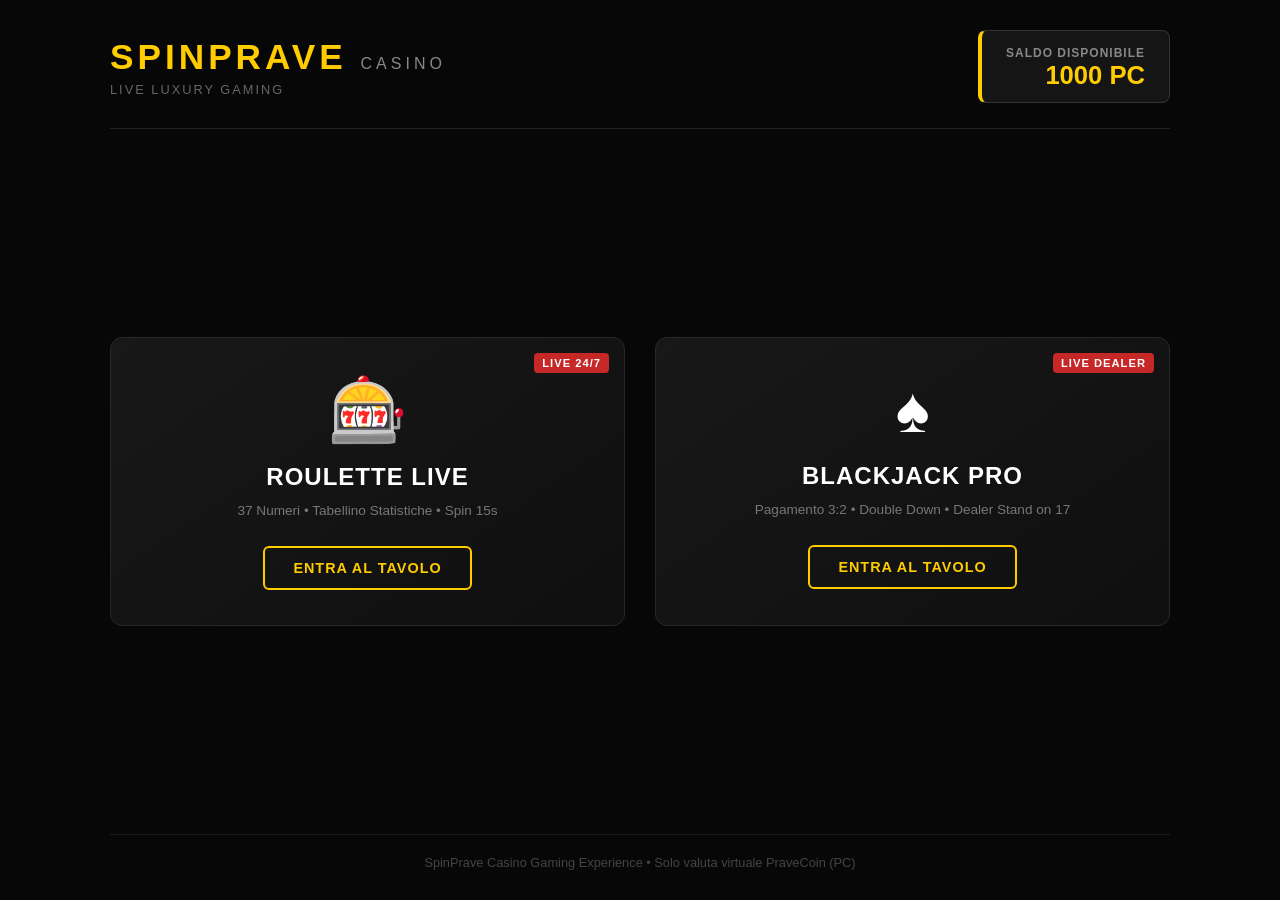
<file: index.html>
<!DOCTYPE html>
<html lang="it">
<head>
    <meta charset="UTF-8">
    <meta name="viewport" content="width=device-width, initial-scale=1.0, maximum-scale=1.0, user-scalable=no, viewport-fit=cover">
    <title>SpinPrave Casino Suite</title>
    <link rel="icon" type="image/png" href="favicon.png">
    <link rel="apple-touch-icon" href="favicon.png">
    <link rel="apple-touch-icon" sizes="180x180" href="favicon.png">
    <meta name="apple-mobile-web-app-capable" content="yes">
    <meta name="apple-mobile-web-app-status-bar-style" content="black-translucent">
    <meta name="apple-mobile-web-app-title" content="SpinPrave">
    <link rel="stylesheet" href="style.css">
</head>
<body>
    <div class="lobby-wrapper">
        <header class="lobby-header">
            <div class="brand">
                <h1>SPINPRAVE <small>CASINO</small></h1>
                <p class="tagline">LIVE LUXURY GAMING</p>
            </div>
            <div class="balance-card">
                <span class="label">SALDO DISPONIBILE</span>
                <div class="val"><span id="lobby-balance">1000</span> PC</div>
                <button class="refill-btn" id="lobby-refill" onclick="refillLobby()">RICARICA +1000 PC</button>
            </div>
        </header>

        <main class="games-grid">
            <!-- Scheda Roulette -->
            <div class="game-card" onclick="window.location.href='roulette/index.html'">
                <div class="card-badge">LIVE 24/7</div>
                <div class="game-icon">🎰</div>
                <h2>ROULETTE LIVE</h2>
                <p>37 Numeri • Tabellino Statistiche • Spin 15s</p>
                <button class="enter-btn">ENTRA AL TAVOLO</button>
            </div>

            <!-- Scheda Blackjack -->
            <div class="game-card" onclick="window.location.href='blackjack/index.html'">
                <div class="card-badge">LIVE DEALER</div>
                <div class="game-icon">♠️</div>
                <h2>BLACKJACK PRO</h2>
                <p>Pagamento 3:2 • Double Down • Dealer Stand on 17</p>
                <button class="enter-btn">ENTRA AL TAVOLO</button>
            </div>
        </main>

        <footer class="lobby-footer">
            <p>SpinPrave Casino Gaming Experience • Solo valuta virtuale PraveCoin (PC)</p>
        </footer>
    </div>

    <script src="shared.js"></script>
    <script>
        function updateLobbyUI() {
            const bal = getPraveBalance();
            document.getElementById('lobby-balance').innerText = bal;
            document.getElementById('lobby-refill').style.display = (bal <= 0) ? 'inline-block' : 'none';
        }
        function refillLobby() {
            setPraveBalance(1000);
            updateLobbyUI();
        }
        window.addEventListener('load', updateLobbyUI);
        window.addEventListener('focus', updateLobbyUI);
    </script>
</body>
</html>
</file>
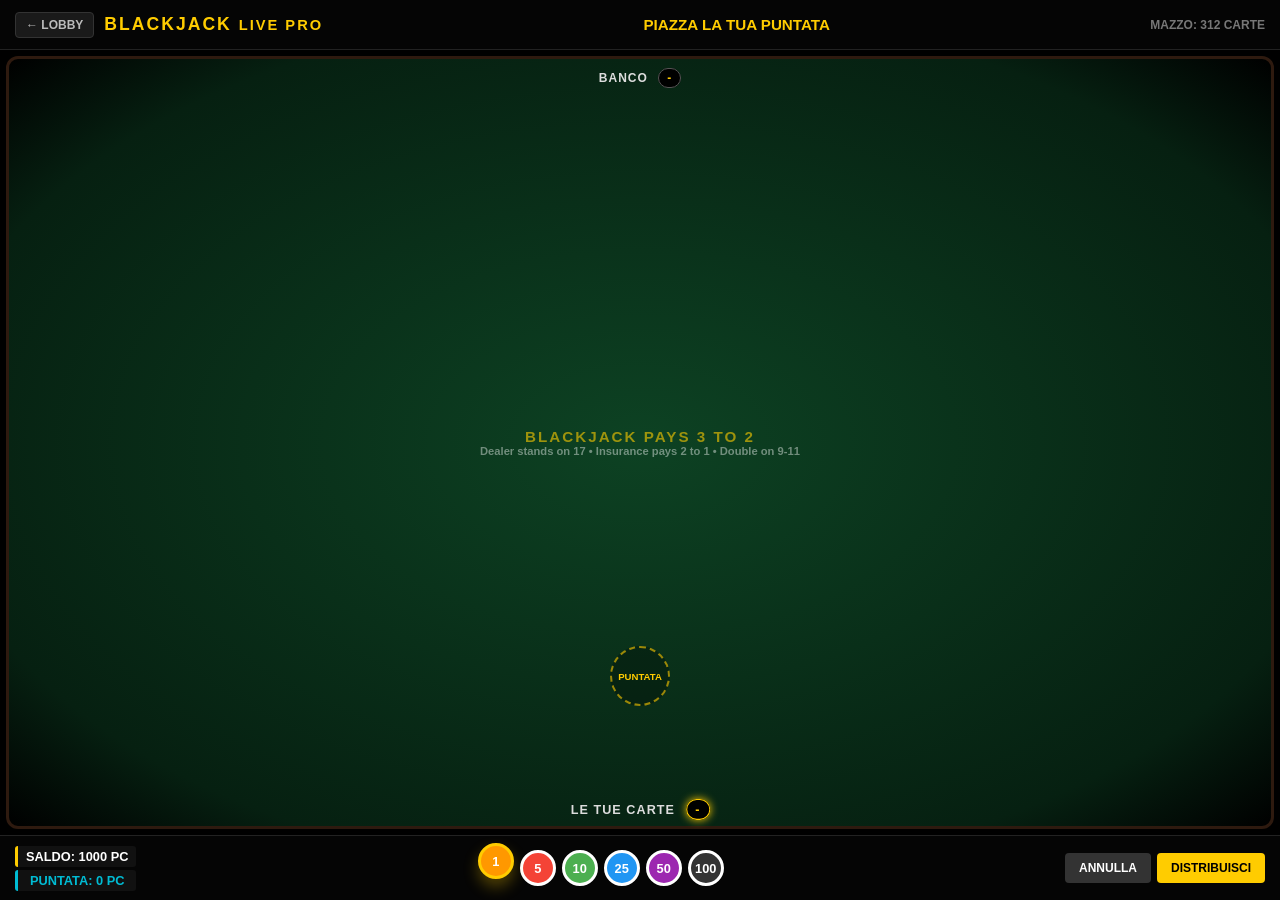
<file: blackjack/index.html>
<!DOCTYPE html>
<html lang="it">
<head>
    <meta charset="UTF-8">
    <meta name="viewport" content="width=device-width, initial-scale=1.0, maximum-scale=1.0, user-scalable=no, viewport-fit=cover">
    <title>SpinPrave Blackjack Pro</title>
    <link rel="icon" type="image/png" href="../favicon.png">
    <link rel="apple-touch-icon" href="../favicon.png">
    <link rel="apple-touch-icon" sizes="180x180" href="../favicon.png">
    <meta name="apple-mobile-web-app-capable" content="yes">
    <meta name="apple-mobile-web-app-status-bar-style" content="black-translucent">
    <link rel="stylesheet" href="style.css">
</head>
<body>
    <div id="rotate-screen">
        <div class="rotate-box">
            <div class="rotate-icon">🔄</div>
            <p>Ruota il dispositivo in orizzontale per giocare a Blackjack.</p>
        </div>
    </div>

    <div class="game-wrapper">
        <header class="top-bar">
            <div class="top-left">
                <button class="btn-lobby" onclick="window.location.href='../index.html'">← LOBBY</button>
                <div class="brand-name">BLACKJACK <small>LIVE PRO</small></div>
            </div>
            <div id="bj-msg">PIAZZA LA TUA PUNTATA</div>
            <div class="deck-info">MAZZO: <span id="cards-left">312</span> CARTE</div>
        </header>

        <main class="table-felt">
            <!-- Area Dealer -->
            <div class="hand-area dealer-area">
                <div class="hand-label">BANCO <span class="score-badge" id="dealer-score">-</span></div>
                <div class="cards-box" id="dealer-cards"></div>
            </div>

            <!-- Regole sul feltro -->
            <div class="felt-logo">
                <div class="rule-line">BLACKJACK PAYS 3 TO 2</div>
                <div class="rule-sub">Dealer stands on 17 • Insurance pays 2 to 1 • Double on 9-11</div>
            </div>

            <!-- Spot Puntata -->
            <div class="bet-spot-bj" id="bj-bet-circle" onclick="placeChipOnTable()">
                <span class="spot-title" id="spot-title">PUNTATA</span>
                <div id="table-chip-stack"></div>
            </div>

            <!-- Area Giocatore (supporta mano singola o Split su due mani) -->
            <div class="player-hands-container" id="player-hands-container">
                <!-- Mano 1 (Standard o Split 1) -->
                <div class="hand-area player-area active-hand" id="hand-0-area">
                    <div class="cards-box" id="player-cards-0"></div>
                    <div class="hand-label">LE TUE CARTE <span class="score-badge" id="player-score-0">-</span></div>
                </div>
                <!-- Mano 2 (Creata in caso di Split) -->
                <div class="hand-area player-area" id="hand-1-area" style="display: none;">
                    <div class="cards-box" id="player-cards-1"></div>
                    <div class="hand-label">MANO 2 <span class="score-badge" id="player-score-1">-</span></div>
                </div>
            </div>
        </main>

        <footer class="bottom-bar">
            <div class="footer-left">
                <div class="stat-boxes">
                    <div class="stat-box saldo">SALDO: <span id="balance">1000</span> PC</div>
                    <div class="stat-box puntata">PUNTATA: <span id="current-bet">0</span> PC</div>
                </div>
                <button id="refill-btn" class="btn-refill" onclick="refillBJBalance()">+ 1000 PC</button>
            </div>

            <!-- Selettore Fiches -->
            <div class="chips-selector" id="chips-container">
                <div class="chip-item c1 active" data-val="1">1</div>
                <div class="chip-item c5" data-val="5">5</div>
                <div class="chip-item c10" data-val="10">10</div>
                <div class="chip-item c25" data-val="25">25</div>
                <div class="chip-item c50" data-val="50">50</div>
                <div class="chip-item c100" data-val="100">100</div>
            </div>

            <!-- Controlli di Gioco -->
            <div class="action-buttons">
                <!-- Fase Puntata -->
                <button class="btn-alt" id="btn-clear" onclick="clearBet()">ANNULLA</button>
                <button class="btn-main" id="btn-deal" onclick="startDeal()">DISTRIBUISCI</button>

                <!-- Prompt Assicurazione -->
                <button class="btn-game btn-ins-yes" id="btn-ins-yes" onclick="takeInsurance(true)" style="display: none;">ASSICURA (2:1)</button>
                <button class="btn-game btn-ins-no" id="btn-ins-no" onclick="takeInsurance(false)" style="display: none;">RIFIUTA</button>

                <!-- Fase Decisionale -->
                <button class="btn-game btn-hit" id="btn-hit" onclick="playerHit()" style="display: none;">CARTA</button>
                <button class="btn-game btn-stand" id="btn-stand" onclick="playerStand()" style="display: none;">STAI</button>
                <button class="btn-game btn-double" id="btn-double" onclick="playerDouble()" style="display: none;">RADDOPPIA</button>
                <button class="btn-game btn-split" id="btn-split" onclick="playerSplit()" style="display: none;">DIVIDI</button>
            </div>
        </footer>
    </div>

    <script src="../shared.js"></script>
    <script src="script.js"></script>
</body>
</html>
</file>
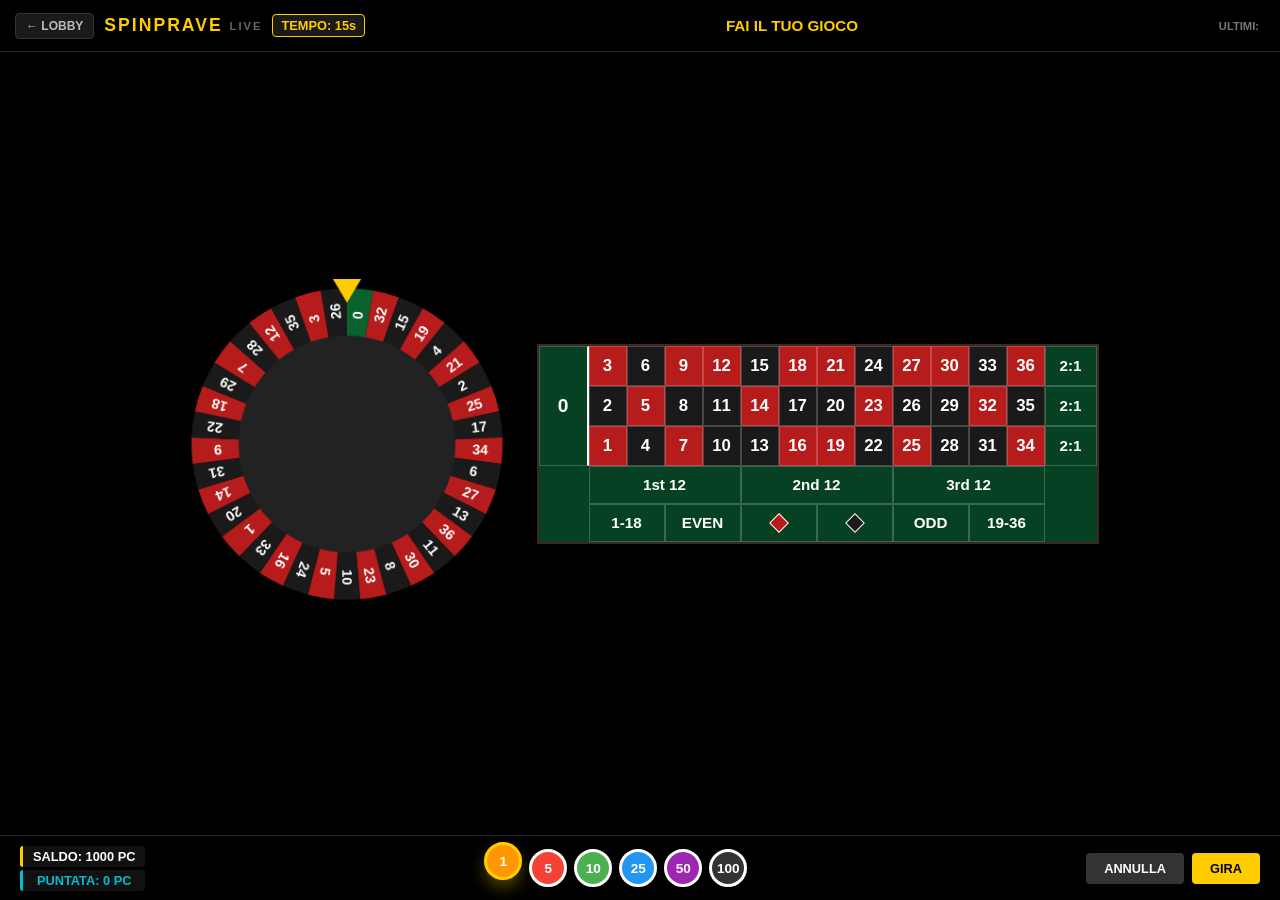
<file: roulette/index.html>
<!DOCTYPE html>
<html lang="it">
<head>
    <meta charset="UTF-8">
    <meta name="viewport" content="width=device-width, initial-scale=1.0, maximum-scale=1.0, user-scalable=no, viewport-fit=cover">
    <title>SpinPrave Live Roulette</title>
    
    <!-- Favicon & Supporto iOS -->
    <link rel="icon" type="image/png" href="../favicon.png">
    <link rel="apple-touch-icon" href="../favicon.png">
    <link rel="apple-touch-icon" sizes="180x180" href="../favicon.png">
    <meta name="apple-mobile-web-app-capable" content="yes">
    <meta name="apple-mobile-web-app-status-bar-style" content="black-translucent">
    <meta name="apple-mobile-web-app-title" content="SpinPrave">

    <link rel="stylesheet" href="style.css">
    <!-- Script per saldo condiviso -->
    <script src="../shared.js"></script>
</head>
<body>
    <!-- Schermata Blocco Rotazione (Visibile in Portrait su mobile) -->
    <div id="rotate-screen">
        <div class="rotate-box">
            <div class="rotate-icon">🔄</div>
            <p>Ruota il dispositivo in orizzontale per giocare a SpinPrave Live.</p>
        </div>
    </div>

    <!-- Contenitore Gioco Principale -->
    <div class="game-wrapper">
        <header class="top-bar">
            <div class="top-left">
                <button class="btn-lobby" onclick="window.location.href='../index.html'">← LOBBY</button>
                <div class="brand-name">SPINPRAVE <small>LIVE</small></div>
                <div class="timer-box">TEMPO: <span id="timer-val">15</span>s</div>
            </div>
            <div id="msg-container"><span id="msg">FAI IL TUO GIOCO</span></div>
            <div class="history-container">
                <span class="history-label">ULTIMI:</span>
                <div id="history-list" class="history-list"></div>
            </div>
        </header>

        <main class="main-content">
            <div class="wheel-section">
                <canvas id="wheelCanvas" width="350" height="350"></canvas>
            </div>

            <div class="table-section">
                <div class="board-container">
                    <div class="board-live">
                        <div class="zero bet-spot" data-type="plein" data-val="0" id="cell-0">0</div>
                        <div class="grid-numbers" id="grid"></div>
                        <div class="column-bets">
                            <div class="col bet-spot" data-type="col" data-val="3" id="cell-col-3">2:1</div>
                            <div class="col bet-spot" data-type="col" data-val="2" id="cell-col-2">2:1</div>
                            <div class="col bet-spot" data-type="col" data-val="1" id="cell-col-1">2:1</div>
                        </div>
                        <div class="dozen-bets">
                            <div class="doz bet-spot" data-type="dozen" data-val="1st">1st 12</div>
                            <div class="doz bet-spot" data-type="dozen" data-val="2nd">2nd 12</div>
                            <div class="doz bet-spot" data-type="dozen" data-val="3rd">3rd 12</div>
                        </div>
                        <div class="chance-bets">
                            <div class="chn bet-spot" data-type="range" data-val="1-18">1-18</div>
                            <div class="chn bet-spot" data-type="even-odd" data-val="even">EVEN</div>
                            <div class="chn bet-spot red" data-type="color" data-val="red"><div class="diamond"></div></div>
                            <div class="chn bet-spot black" data-type="color" data-val="black"><div class="diamond"></div></div>
                            <div class="chn bet-spot" data-type="even-odd" data-val="odd">ODD</div>
                            <div class="chn bet-spot" data-type="range" data-val="19-36">19-36</div>
                        </div>
                    </div>
                </div>
            </div>
        </main>

        <footer class="bottom-bar">
            <div class="footer-left">
                <div class="stat-boxes">
                    <div class="stat-box saldo">SALDO: <span id="balance">1000</span> PC</div>
                    <div class="stat-box puntata">PUNTATA: <span id="current-total-bet">0</span> PC</div>
                </div>
                <button id="refill-btn" class="btn-refill" onclick="refillBalance()">+ 1000 PC</button>
            </div>

            <div class="chips-selector">
                <div class="chip-item c1 active" data-val="1">1</div>
                <div class="chip-item c5" data-val="5">5</div>
                <div class="chip-item c10" data-val="10">10</div>
                <div class="chip-item c25" data-val="25">25</div>
                <div class="chip-item c50" data-val="50">50</div>
                <div class="chip-item c100" data-val="100">100</div>
            </div>

            <div class="buttons-area">
                <button class="btn-alt" onclick="manualReset()">ANNULLA</button>
                <button class="btn-main" id="spin-btn" onclick="triggerManualSpin()">GIRA</button>
            </div>
        </footer>
    </div>
    <script src="script.js"></script>
</body>
</html>
</file>
<file: style.css>
:root {
    --gold: #ffcc00;
    --gold-glow: rgba(255, 204, 0, 0.4);
    --bg-dark: #070707;
    --card-bg: #121212;
}

* { box-sizing: border-box; margin: 0; padding: 0; font-family: 'Segoe UI', sans-serif; }
body { background-color: var(--bg-dark); color: #fff; min-height: 100vh; display: flex; justify-content: center; }

.lobby-wrapper {
    width: 100%;
    max-width: 1100px;
    padding: 30px 20px;
    display: flex;
    flex-direction: column;
    justify-content: space-between;
}

.lobby-header {
    display: flex;
    justify-content: space-between;
    align-items: center;
    border-bottom: 1px solid #222;
    padding-bottom: 25px;
}

.brand h1 { font-size: 2.2rem; color: var(--gold); letter-spacing: 4px; font-weight: 900; }
.brand h1 small { font-size: 1rem; color: #888; font-weight: 400; }
.tagline { color: #666; font-size: 0.8rem; letter-spacing: 2px; margin-top: 5px; }

.balance-card {
    background: #151515;
    border: 1px solid #333;
    border-left: 4px solid var(--gold);
    padding: 12px 24px;
    border-radius: 8px;
    text-align: right;
}
.balance-card .label { font-size: 0.75rem; color: #888; font-weight: bold; letter-spacing: 1px; }
.balance-card .val { font-size: 1.6rem; color: var(--gold); font-weight: 900; }
.refill-btn {
    display: none;
    margin-top: 8px;
    background: var(--gold);
    color: #000;
    border: none;
    padding: 6px 12px;
    font-weight: bold;
    border-radius: 4px;
    cursor: pointer;
}

.games-grid {
    display: grid;
    grid-template-columns: repeat(auto-fit, minmax(300px, 1fr));
    gap: 30px;
    margin: 40px 0;
}

.game-card {
    background: linear-gradient(145deg, #181818, #0f0f0f);
    border: 1px solid #282828;
    border-radius: 12px;
    padding: 35px 25px;
    text-align: center;
    cursor: pointer;
    position: relative;
    transition: transform 0.25s ease, border-color 0.25s ease, box-shadow 0.25s ease;
    overflow: hidden;
}

.game-card:hover {
    transform: translateY(-8px);
    border-color: var(--gold);
    box-shadow: 0 15px 35px rgba(255, 204, 0, 0.15);
}

.card-badge {
    position: absolute;
    top: 15px;
    right: 15px;
    background: #c62828;
    color: white;
    font-size: 0.7rem;
    font-weight: 800;
    padding: 4px 8px;
    border-radius: 4px;
    letter-spacing: 1px;
}

.game-icon { font-size: 4rem; margin-bottom: 15px; }
.game-card h2 { color: #fff; font-size: 1.5rem; margin-bottom: 10px; letter-spacing: 1px; }
.game-card p { color: #777; font-size: 0.85rem; margin-bottom: 25px; line-height: 1.4; }

.enter-btn {
    background: transparent;
    color: var(--gold);
    border: 2px solid var(--gold);
    padding: 12px 28px;
    font-size: 0.9rem;
    font-weight: bold;
    border-radius: 6px;
    cursor: pointer;
    transition: 0.2s;
    letter-spacing: 1px;
}

.game-card:hover .enter-btn {
    background: var(--gold);
    color: #000;
}

.lobby-footer {
    text-align: center;
    color: #444;
    font-size: 0.8rem;
    border-top: 1px solid #1a1a1a;
    padding-top: 20px;
}

@media (max-width: 650px) {
    .lobby-header { flex-direction: column; gap: 15px; text-align: center; }
    .balance-card { text-align: center; width: 100%; }
}
</file>
<file: blackjack/style.css>
:root {
    --gold: #ffcc00;
    --felt-bj: #0d4223;
    --felt-border: #145931;
    --card-w: 68px;
    --card-h: 96px;
    --win-green: #4caf50;
    --loss-red: #f44336;
}

* { box-sizing: border-box; -webkit-tap-highlight-color: transparent; }
body { background: #000; color: #fff; font-family: 'Segoe UI', sans-serif; margin: 0; overflow: hidden; user-select: none; width: 100vw; height: 100vh; }

#rotate-screen {
    display: none; position: fixed; top: 0; left: 0; width: 100%; height: 100%;
    background: radial-gradient(circle at center, #1a1a1a 0%, #000 100%);
    z-index: 9999; justify-content: center; align-items: center; text-align: center;
}
@media screen and (orientation: portrait) { #rotate-screen { display: flex; } .game-wrapper { display: none; } }

.rotate-box { padding: 20px; }
.rotate-icon { font-size: 60px; margin-bottom: 20px; display: inline-block; animation: rotIcon 2s infinite ease-in-out; }
@keyframes rotIcon { 0% { transform: rotate(0deg); } 50% { transform: rotate(90deg); } 100% { transform: rotate(0deg); } }

.game-wrapper { display: flex; flex-direction: column; width: 100%; height: 100%; }

/* TOP BAR */
.top-bar {
    height: 50px; padding: 0 15px; display: flex; justify-content: space-between; align-items: center;
    background: #050505; border-bottom: 1px solid #222; flex-shrink: 0; gap: 10px;
}
.top-left { display: flex; align-items: center; gap: 10px; }
.btn-lobby { background: #1a1a1a; color: #bbb; border: 1px solid #333; padding: 5px 10px; font-weight: bold; border-radius: 4px; cursor: pointer; font-size: 0.75rem; }
.brand-name { color: var(--gold); font-weight: bold; font-size: 1.1rem; letter-spacing: 2px; }

#bj-msg { font-weight: 800; font-size: 0.95rem; text-transform: uppercase; color: var(--gold); text-align: center; }
.msg-win { color: var(--win-green) !important; text-shadow: 0 0 10px rgba(76,175,80,0.5); }
.msg-loss { color: var(--loss-red) !important; }
.deck-info { font-size: 0.75rem; color: #777; font-weight: bold; }

/* TAVOLO */
.table-felt {
    flex: 1;
    background: radial-gradient(ellipse at center, var(--felt-bj) 0%, #062011 80%, #000 100%);
    position: relative;
    border: 3px solid #2e1a0f;
    margin: 6px;
    border-radius: 12px;
    display: flex;
    flex-direction: column;
    justify-content: space-between;
    align-items: center;
    padding: 8px;
}

.felt-logo { text-align: center; pointer-events: none; opacity: 0.6; }
.rule-line { color: var(--gold); font-weight: 900; font-size: 0.95rem; letter-spacing: 2px; }
.rule-sub { color: rgba(255,255,255,0.7); font-size: 0.7rem; font-weight: 600; }

.player-hands-container {
    display: flex;
    gap: 40px;
    justify-content: center;
    align-items: flex-end;
    width: 100%;
    z-index: 2;
}

.hand-area { display: flex; flex-direction: column; align-items: center; min-height: 105px; z-index: 2; transition: 0.3s; }
.hand-area.active-hand { transform: scale(1.05); }
.hand-area.active-hand .score-badge { border-color: var(--gold); box-shadow: 0 0 8px var(--gold); }

.hand-label { font-size: 0.75rem; font-weight: 800; letter-spacing: 1px; color: #ddd; margin: 4px 0; }
.score-badge { background: #000; color: var(--gold); padding: 2px 8px; border-radius: 10px; border: 1px solid #555; font-size: 0.75rem; margin-left: 6px; }

.cards-box { display: flex; gap: -20px; min-height: var(--card-h); align-items: center; justify-content: center; }

/* CARTE */
.bj-card {
    width: var(--card-w);
    height: var(--card-h);
    background: #fff;
    border-radius: 6px;
    box-shadow: 0 4px 10px rgba(0,0,0,0.6);
    display: flex;
    flex-direction: column;
    justify-content: space-between;
    padding: 5px;
    font-weight: 900;
    margin: 0 -8px;
    animation: cardDeal 0.3s cubic-bezier(0.175, 0.885, 0.32, 1.275);
    z-index: 5;
}
@keyframes cardDeal { from { transform: translateY(-40px) scale(0.6); opacity: 0; } to { transform: translateY(0) scale(1); opacity: 1; } }

.bj-card.red { color: #d32f2f; }
.bj-card.black { color: #111; }
.card-top { font-size: 0.85rem; line-height: 1; }
.card-suit { font-size: 1.4rem; text-align: center; }
.card-bot { font-size: 0.85rem; line-height: 1; text-align: right; transform: rotate(180deg); }

.bj-card.hidden-card {
    background: repeating-linear-gradient(45deg, #1565c0, #1565c0 8px, #0d47a1 8px, #0d47a1 16px);
    border: 2px solid #fff;
}

/* SPOT PUNTATA */
.bet-spot-bj {
    position: absolute;
    bottom: 120px;
    width: 60px;
    height: 60px;
    border: 2px dashed rgba(255,204,0,0.6);
    border-radius: 50%;
    display: flex;
    flex-direction: column;
    align-items: center;
    justify-content: center;
    cursor: pointer;
    background: rgba(0,0,0,0.25);
    transition: 0.2s;
    z-index: 1;
}

.bet-spot-bj.in-game { border-color: transparent; background: transparent; pointer-events: none; }
.bet-spot-bj.in-game .spot-title { display: none; }
.spot-title { font-size: 0.6rem; color: var(--gold); font-weight: bold; pointer-events: none; }

.chip {
    position: absolute; width: 26px; height: 26px; border-radius: 50%;
    color: white; font-size: 9px; font-weight: 900; display: flex; align-items: center; justify-content: center;
    border: 1px dashed white; z-index: 10; top: 50%; left: 50%; transform: translate(-50%, -50%);
    box-shadow: 0 2px 4px rgba(0,0,0,0.5); pointer-events: none;
}

/* FOOTER */
.bottom-bar {
    height: 65px; background: #050505; padding: 0 15px; display: flex; justify-content: space-between; align-items: center;
    border-top: 1px solid #222; flex-shrink: 0;
}
.footer-left { display: flex; align-items: center; gap: 8px; }
.stat-boxes { display: flex; flex-direction: column; gap: 3px; }
.stat-box { font-weight: bold; font-size: 0.8rem; color: #fff; background: #111; padding: 3px 8px; border-radius: 3px; min-width: 120px; text-align: center; }
.stat-box.saldo { border-left: 3px solid var(--gold); }
.stat-box.puntata { border-left: 3px solid #00bcd4; color: #00bcd4; }

.btn-refill { display: none; background: var(--gold); color: #000; border: none; padding: 8px 12px; border-radius: 4px; font-weight: bold; cursor: pointer; font-size: 0.8rem; }

.chips-selector { display: flex; gap: 6px; }
.chip-item {
    width: 36px; height: 36px; border-radius: 50%; border: 3px solid #fff; display: flex; align-items: center;
    justify-content: center; font-size: 0.8rem; font-weight: bold; cursor: pointer; transition: 0.2s;
}
.chip-item.active { transform: translateY(-7px); border-color: var(--gold); box-shadow: 0 8px 15px rgba(255,204,0,0.3); }

.c1 { background: #ff9800; } .c5 { background: #f44336; } .c10 { background: #4caf50; } 
.c25 { background: #2196f3; } .c50 { background: #9c27b0; } .c100 { background: #333; }

.action-buttons { display: flex; gap: 6px; }
button { padding: 8px 14px; border-radius: 4px; border: none; font-weight: bold; cursor: pointer; text-transform: uppercase; font-size: 0.75rem; }
.btn-main { background: var(--gold); color: #000; }
.btn-alt { background: #333; color: #fff; }

.btn-hit { background: #2e7d32; color: #fff; }
.btn-stand { background: #c62828; color: #fff; }
.btn-double { background: #f57f17; color: #000; }
.btn-split { background: #0288d1; color: #fff; }
.btn-ins-yes { background: var(--gold); color: #000; }
.btn-ins-no { background: #444; color: #fff; }

@media screen and (orientation: landscape) and (max-height: 500px) {
    .top-bar { height: 38px; padding: 0 10px; }
    .bottom-bar { height: 50px; padding: 0 10px; }
    :root { --card-w: 50px; --card-h: 70px; }
    .bet-spot-bj { width: 45px; height: 45px; bottom: 85px; }
    .stat-boxes { flex-direction: row; gap: 5px; }
    .stat-box { font-size: 0.75rem; min-width: 90px; }
    .chip-item { width: 28px; height: 28px; font-size: 0.7rem; }
}
</file>
<file: roulette/style.css>
:root {
    --gold: #ffcc00;
    --felt: #074124;
    --border: rgba(255, 255, 255, 0.2);
    --win-green: #4caf50;
    --loss-red: #f44336;
}

* {
    box-sizing: border-box;
    -webkit-tap-highlight-color: transparent;
}

body {
    background: #000;
    color: white;
    font-family: 'Segoe UI', sans-serif;
    margin: 0;
    overflow: hidden;
    user-select: none;
    width: 100vw;
    height: 100vh;
}

/* 1. SCHERMATA BLOCCO (VERTICALE) */
#rotate-screen {
    display: none;
    position: fixed;
    top: 0;
    left: 0;
    width: 100%;
    height: 100%;
    background: radial-gradient(circle at center, #1a1a1a 0%, #000 100%);
    z-index: 9999;
    justify-content: center;
    align-items: center;
    text-align: center;
}

@media screen and (orientation: portrait) {
    #rotate-screen { display: flex; }
    .game-wrapper { display: none; }
}

.rotate-box { padding: 20px; }
.rotate-icon {
    font-size: 60px;
    margin-bottom: 20px;
    display: inline-block;
    animation: rotateLogo 2s infinite ease-in-out;
}

@keyframes rotateLogo {
    0% { transform: rotate(0deg); }
    50% { transform: rotate(90deg); }
    100% { transform: rotate(0deg); }
}

/* 2. LAYOUT ORIZZONTALE */
.game-wrapper {
    display: flex;
    flex-direction: column;
    width: 100%;
    height: 100%;
}

.top-bar {
    height: 52px;
    padding: 0 15px;
    display: flex;
    justify-content: space-between;
    align-items: center;
    background: #000;
    border-bottom: 1px solid #222;
    flex-shrink: 0;
    gap: 10px;
}

.top-left {
    display: flex;
    align-items: center;
    gap: 10px;
}

.btn-lobby {
    background: #1a1a1a;
    color: #bbb;
    border: 1px solid #333;
    padding: 5px 10px;
    font-weight: bold;
    border-radius: 4px;
    cursor: pointer;
    font-size: 0.75rem;
    transition: 0.2s;
}

.btn-lobby:hover {
    color: #fff;
    border-color: var(--gold);
}

.brand-name {
    color: var(--gold);
    font-weight: bold;
    font-size: 1.1rem;
    letter-spacing: 2px;
}

.brand-name small {
    font-size: 0.7rem;
    color: #666;
    vertical-align: middle;
}

.timer-box {
    background: #1a1a1a;
    border: 1px solid var(--gold);
    border-radius: 4px;
    padding: 3px 8px;
    font-weight: bold;
    font-size: 0.8rem;
    color: var(--gold);
}

.timer-pulse {
    animation: timerAlert 0.5s infinite alternate;
}

@keyframes timerAlert {
    from { background: #1a1a1a; color: var(--gold); }
    to { background: #c62828; color: #fff; border-color: #ff5252; }
}

#msg-container {
    display: flex;
    align-items: center;
    justify-content: center;
    flex: 1;
}

#msg {
    font-weight: bold;
    font-size: 0.95rem;
    text-transform: uppercase;
    color: var(--gold);
    text-align: center;
}

.msg-win { color: var(--win-green) !important; text-shadow: 0 0 10px rgba(76, 175, 80, 0.5); }
.msg-loss { color: var(--loss-red) !important; }

/* TABELLINO CRONOLOGIA */
.history-container { display: flex; align-items: center; gap: 6px; }
.history-label { font-size: 0.7rem; color: #777; font-weight: bold; }
.history-list { display: flex; gap: 4px; }
.history-badge {
    width: 24px;
    height: 24px;
    border-radius: 50%;
    display: flex;
    align-items: center;
    justify-content: center;
    font-size: 0.75rem;
    font-weight: bold;
    border: 1px solid rgba(255, 255, 255, 0.3);
}
.history-badge.red { background: #b71c1c; }
.history-badge.black { background: #1a1a1a; }
.history-badge.green { background: #0a632e; border-color: var(--gold); }

/* CORPO PRINCIPALE */
.main-content {
    flex: 1;
    display: flex;
    flex-direction: row;
    align-items: center;
    justify-content: center;
    gap: 25px;
    padding: 5px 10px;
}

.wheel-section {
    position: relative;
    width: 330px;
    height: 330px;
    flex-shrink: 0;
}

canvas { width: 100%; height: 100%; }

/* TAVOLO */
.board-container { position: relative; }
.board-live {
    display: grid;
    grid-template-columns: 50px repeat(12, 38px) 52px;
    grid-template-rows: repeat(3, 40px) 38px 38px;
    background: var(--felt);
    border: 2px solid #3e2723;
}

.bet-spot {
    border: 1px solid var(--border);
    display: flex;
    align-items: center;
    justify-content: center;
    font-size: 0.95rem;
    font-weight: 800;
    cursor: pointer;
    position: relative;
}

.zero { grid-row: 1/4; grid-column: 1; border-right: 2px solid white; font-size: 1.2rem; }
.grid-numbers { grid-row: 1/4; grid-column: 2/14; display: grid; grid-template-columns: repeat(12, 1fr); grid-template-rows: repeat(3, 1fr); grid-auto-flow: column; }
.column-bets { grid-row: 1/4; grid-column: 14; display: grid; grid-template-rows: repeat(3, 1fr); font-size: 0.8rem; }
.dozen-bets { grid-row: 4; grid-column: 2/14; display: grid; grid-template-columns: repeat(3, 1fr); font-size: 0.85rem; }
.chance-bets { grid-row: 5; grid-column: 2/14; display: grid; grid-template-columns: repeat(6, 1fr); font-size: 0.85rem; }

.num-cell.red { background: #b71c1c; font-size: 1.05rem; }
.num-cell.black { background: #1a1a1a; font-size: 1.05rem; }
.diamond { width: 14px; height: 14px; transform: rotate(45deg); border: 1px solid white; }
.red .diamond { background: #b71c1c; }
.black .diamond { background: #1a1a1a; }

/* FICHES SUL TAVOLO */
.chip {
    position: absolute;
    width: 24px;
    height: 24px;
    border-radius: 50%;
    color: white;
    font-size: 8px;
    font-weight: 900;
    display: flex;
    align-items: center;
    justify-content: center;
    border: 1px dashed white;
    z-index: 10;
    top: 50%;
    left: 50%;
    transform: translate(-50%, -50%);
    box-shadow: 0 2px 4px rgba(0, 0, 0, 0.5);
    pointer-events: none;
}

/* 3. FOOTER */
.bottom-bar {
    height: 65px;
    background: #000;
    padding: 0 20px;
    display: flex;
    justify-content: space-between;
    align-items: center;
    border-top: 1px solid #222;
    flex-shrink: 0;
}

.footer-left {
    display: flex;
    align-items: center;
    gap: 10px;
}

.stat-boxes {
    display: flex;
    flex-direction: column;
    gap: 3px;
}

.stat-box {
    font-weight: bold;
    font-size: 0.8rem;
    color: #fff;
    background: #111;
    padding: 3px 10px;
    border-radius: 3px;
    min-width: 125px;
    text-align: center;
}

.stat-box.saldo { border-left: 3px solid var(--gold); }
.stat-box.puntata { border-left: 3px solid #00bcd4; color: #00bcd4; }

.btn-refill {
    display: none;
    background: var(--gold);
    color: #000;
    border: none;
    padding: 8px 12px;
    border-radius: 4px;
    font-weight: bold;
    cursor: pointer;
    font-size: 0.8rem;
    white-space: nowrap;
    animation: pulseRefill 1s infinite alternate;
}

@keyframes pulseRefill {
    from { transform: scale(1); box-shadow: 0 0 5px rgba(255, 204, 0, 0.4); }
    to { transform: scale(1.05); box-shadow: 0 0 15px rgba(255, 204, 0, 0.9); }
}

.chips-selector { display: flex; gap: 7px; }
.chip-item {
    width: 38px;
    height: 38px;
    border-radius: 50%;
    border: 3px solid #fff;
    display: flex;
    align-items: center;
    justify-content: center;
    font-size: 0.85rem;
    font-weight: bold;
    cursor: pointer;
    transition: 0.2s;
}
.chip-item.active {
    transform: translateY(-7px);
    border-color: var(--gold);
    box-shadow: 0 8px 15px rgba(255, 204, 0, 0.3);
}

.c1 { background: #ff9800; }
.c5 { background: #f44336; }
.c10 { background: #4caf50; }
.c25 { background: #2196f3; }
.c50 { background: #9c27b0; }
.c100 { background: #333; }

.buttons-area { display: flex; gap: 8px; }
button {
    padding: 8px 18px;
    border-radius: 4px;
    border: none;
    font-weight: bold;
    cursor: pointer;
    text-transform: uppercase;
    font-size: 0.8rem;
}
.btn-main { background: var(--gold); color: #000; }
.btn-alt { background: #333; color: #fff; }

/* 4. MEDIA QUERIES PER MOBILE LANDSCAPE */
@media screen and (orientation: landscape) and (max-height: 500px) {
    .top-bar { height: 38px; padding: 0 10px; }
    .bottom-bar { height: 50px; padding: 0 10px; }
    .stat-boxes { flex-direction: row; gap: 5px; }
    .stat-box { font-size: 0.75rem; padding: 3px 8px; min-width: 95px; }
    .btn-refill { padding: 4px 8px; font-size: 0.75rem; }
    .wheel-section { width: 220px; height: 220px; }
    .board-container { transform: scale(0.82); }
    .chip-item { width: 30px; height: 30px; font-size: 0.75rem; }
}
</file>
